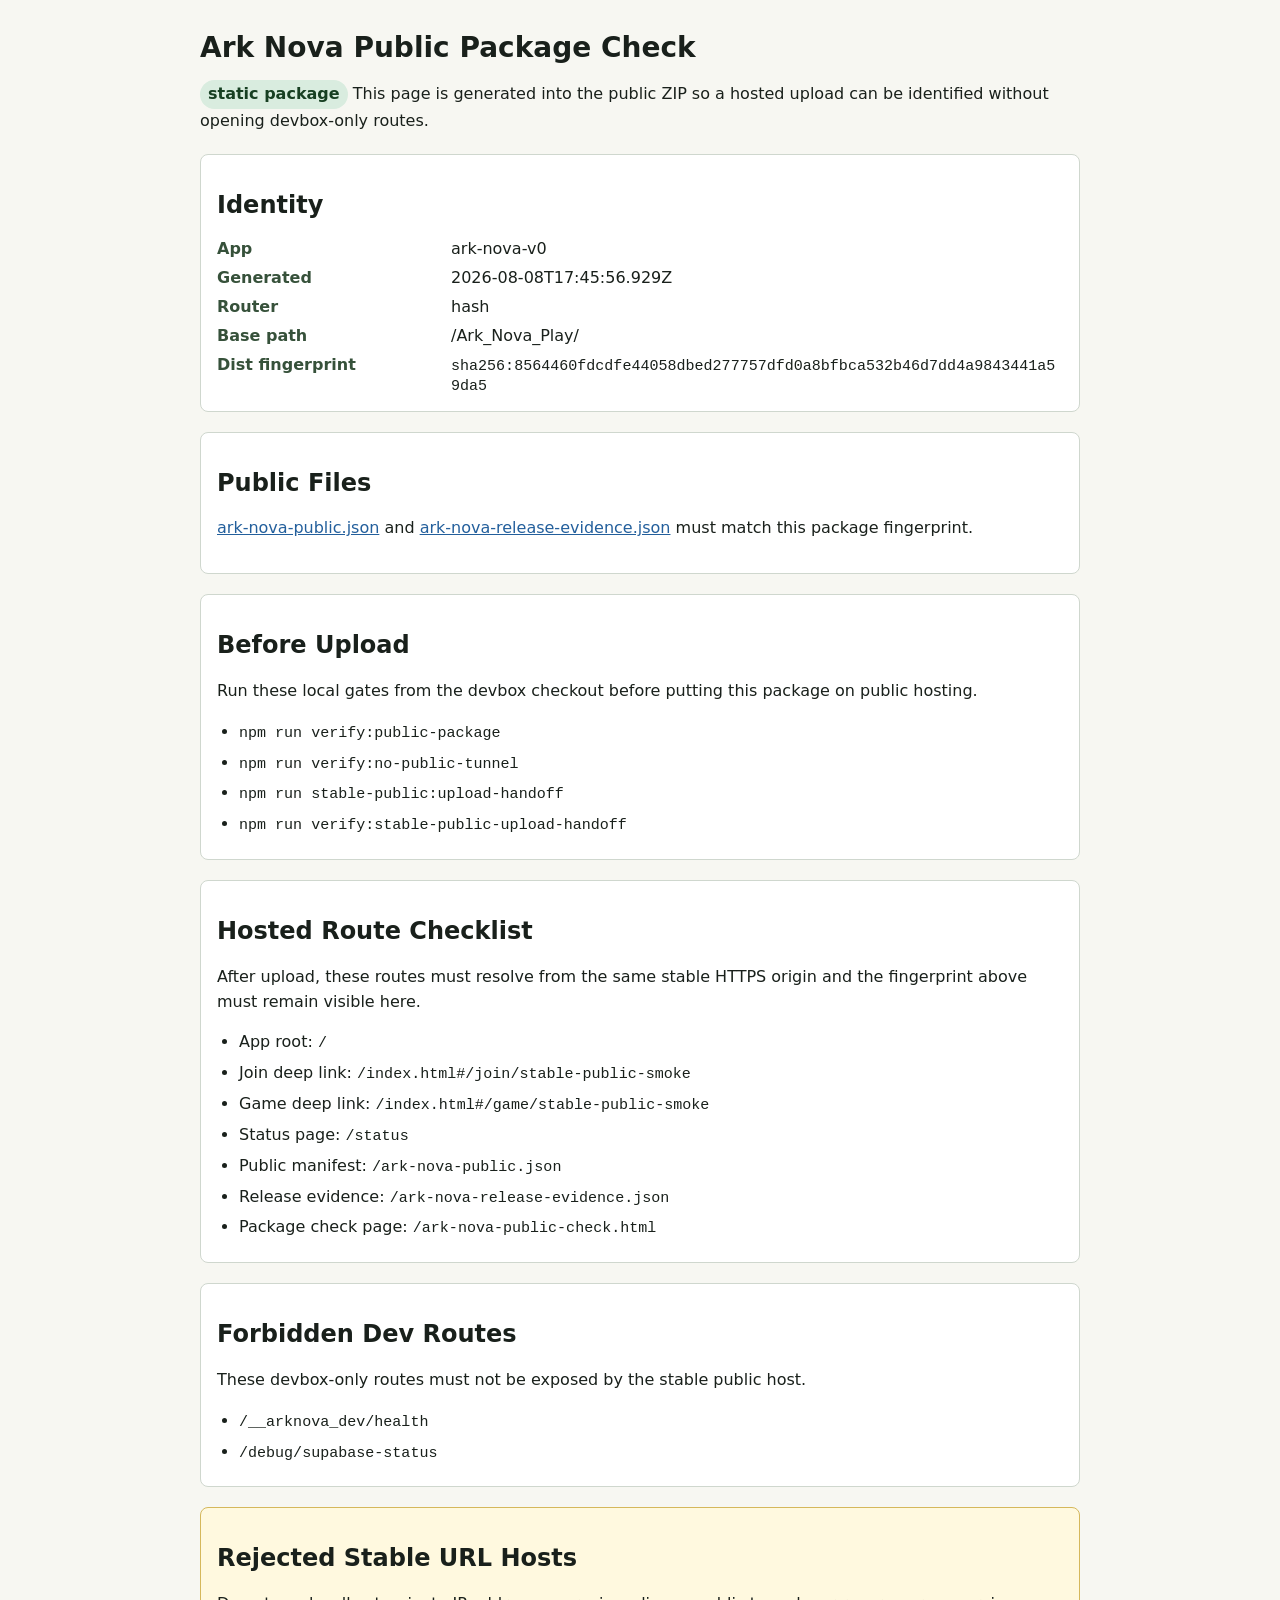
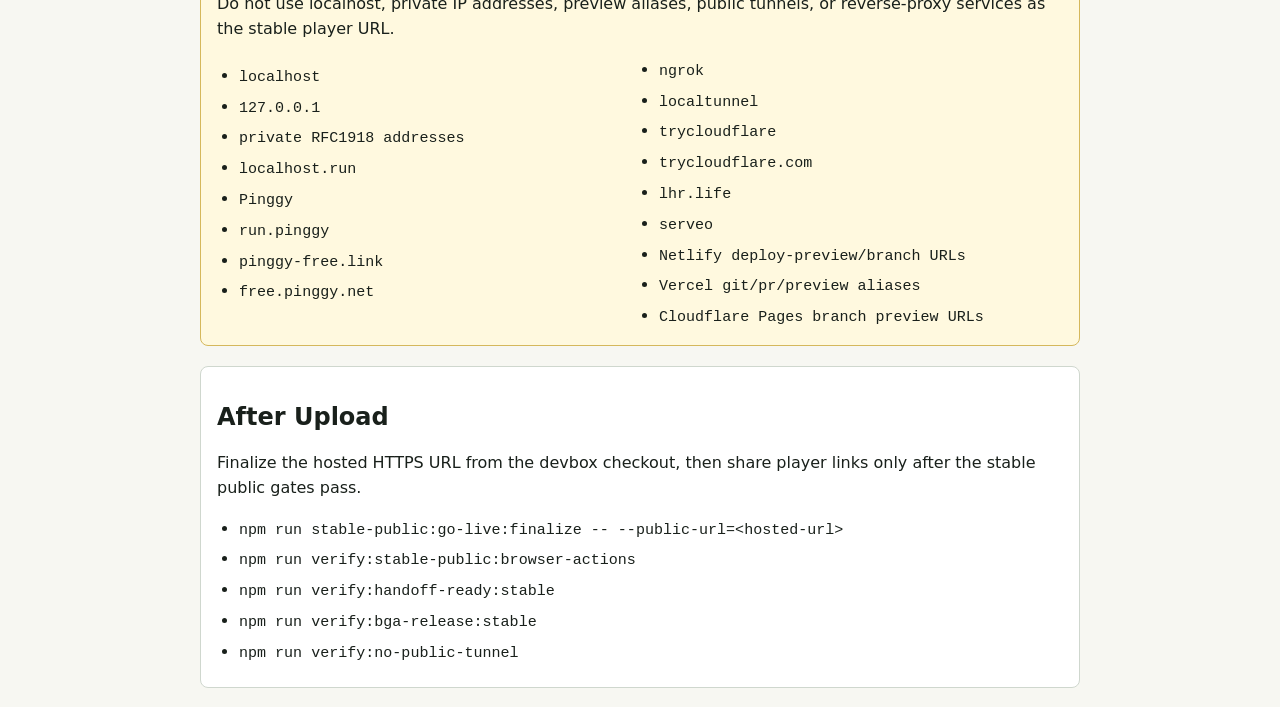
<file: ark-nova-public-check.html>
<!DOCTYPE html>
<html lang="en">
  <head>
    <meta charset="UTF-8" />
    <meta name="viewport" content="width=device-width, initial-scale=1.0" />
    <title>Ark Nova Public Package Check</title>
    <style>
      :root { color-scheme: light dark; font-family: Inter, ui-sans-serif, system-ui, -apple-system, BlinkMacSystemFont, "Segoe UI", sans-serif; }
      body { margin: 0; background: #f7f7f2; color: #19201b; }
      main { max-width: 880px; margin: 0 auto; padding: 32px 20px 48px; }
      h1 { margin: 0 0 8px; font-size: 28px; line-height: 1.15; letter-spacing: 0; }
      p { line-height: 1.55; }
      section { margin-top: 20px; padding: 16px; border: 1px solid #cfd7ce; border-radius: 8px; background: #ffffff; }
      dl { display: grid; grid-template-columns: minmax(140px, 220px) 1fr; gap: 10px 14px; margin: 0; }
      dt { font-weight: 700; color: #36513a; }
      dd { margin: 0; overflow-wrap: anywhere; }
      ul { margin: 10px 0 0; padding-left: 22px; }
      li { margin: 6px 0; line-height: 1.45; }
      code { font-family: ui-monospace, SFMono-Regular, Menlo, Consolas, monospace; font-size: 0.94em; }
      a { color: #235f9c; }
      .status { display: inline-block; padding: 2px 8px; border-radius: 999px; background: #d9ecdf; color: #173f22; font-weight: 700; }
      .warning { border-color: #d5b85c; background: #fff9df; }
      .compact { columns: 2; }
      @media (prefers-color-scheme: dark) {
        body { background: #111511; color: #e8eee6; }
        section { background: #192019; border-color: #435043; }
        dt { color: #a9d4ad; }
        a { color: #8cc5ff; }
        .status { background: #20412a; color: #cbf2d0; }
        .warning { border-color: #806f2e; background: #2b2714; }
      }
      @media (max-width: 680px) { dl { grid-template-columns: 1fr; } .compact { columns: 1; } }
    </style>
  </head>
  <body>
    <main data-testid="ark-nova-public-check" data-dist-fingerprint="sha256:8564460fdcdfe44058dbed277757dfd0a8bfbca532b46d7dd4a9843441a59da5">
      <h1>Ark Nova Public Package Check</h1>
      <p><span class="status">static package</span> This page is generated into the public ZIP so a hosted upload can be identified without opening devbox-only routes.</p>
      <section aria-labelledby="identity">
        <h2 id="identity">Identity</h2>
        <dl>
          <dt>App</dt><dd>ark-nova-v0</dd>
          <dt>Generated</dt><dd>2026-08-08T17:45:56.929Z</dd>
          <dt>Router</dt><dd>hash</dd>
          <dt>Base path</dt><dd>/Ark_Nova_Play/</dd>
          <dt>Dist fingerprint</dt><dd><code>sha256:8564460fdcdfe44058dbed277757dfd0a8bfbca532b46d7dd4a9843441a59da5</code></dd>
        </dl>
      </section>
      <section aria-labelledby="assets">
        <h2 id="assets">Public Files</h2>
        <p><a href="./ark-nova-public.json">ark-nova-public.json</a> and <a href="./ark-nova-release-evidence.json">ark-nova-release-evidence.json</a> must match this package fingerprint.</p>
      </section>
      <section aria-labelledby="pre-upload" data-testid="ark-nova-upload-checklist">
        <h2 id="pre-upload">Before Upload</h2>
        <p>Run these local gates from the devbox checkout before putting this package on public hosting.</p>
        <ul>
          <li><code>npm run verify:public-package</code></li>
          <li><code>npm run verify:no-public-tunnel</code></li>
          <li><code>npm run stable-public:upload-handoff</code></li>
          <li><code>npm run verify:stable-public-upload-handoff</code></li>
        </ul>
      </section>
      <section aria-labelledby="hosted-routes" data-testid="ark-nova-hosted-route-checklist">
        <h2 id="hosted-routes">Hosted Route Checklist</h2>
        <p>After upload, these routes must resolve from the same stable HTTPS origin and the fingerprint above must remain visible here.</p>
        <ul>
          <li>App root: <code>/</code></li>
          <li>Join deep link: <code>/index.html#/join/stable-public-smoke</code></li>
          <li>Game deep link: <code>/index.html#/game/stable-public-smoke</code></li>
          <li>Status page: <code>/status</code></li>
          <li>Public manifest: <code>/ark-nova-public.json</code></li>
          <li>Release evidence: <code>/ark-nova-release-evidence.json</code></li>
          <li>Package check page: <code>/ark-nova-public-check.html</code></li>
        </ul>
      </section>
      <section aria-labelledby="forbidden-dev-routes" data-testid="ark-nova-forbidden-dev-routes">
        <h2 id="forbidden-dev-routes">Forbidden Dev Routes</h2>
        <p>These devbox-only routes must not be exposed by the stable public host.</p>
        <ul>
          <li><code>/__arknova_dev/health</code></li>
          <li><code>/debug/supabase-status</code></li>
        </ul>
      </section>
      <section aria-labelledby="forbidden-hosts" class="warning" data-testid="ark-nova-forbidden-hosts">
        <h2 id="forbidden-hosts">Rejected Stable URL Hosts</h2>
        <p>Do not use localhost, private IP addresses, preview aliases, public tunnels, or reverse-proxy services as the stable player URL.</p>
        <ul class="compact">
          <li><code>localhost</code></li>
          <li><code>127.0.0.1</code></li>
          <li><code>private RFC1918 addresses</code></li>
          <li><code>localhost.run</code></li>
          <li><code>Pinggy</code></li>
          <li><code>run.pinggy</code></li>
          <li><code>pinggy-free.link</code></li>
          <li><code>free.pinggy.net</code></li>
          <li><code>ngrok</code></li>
          <li><code>localtunnel</code></li>
          <li><code>trycloudflare</code></li>
          <li><code>trycloudflare.com</code></li>
          <li><code>lhr.life</code></li>
          <li><code>serveo</code></li>
          <li><code>Netlify deploy-preview/branch URLs</code></li>
          <li><code>Vercel git/pr/preview aliases</code></li>
          <li><code>Cloudflare Pages branch preview URLs</code></li>
        </ul>
      </section>
      <section aria-labelledby="next">
        <h2 id="next">After Upload</h2>
        <p>Finalize the hosted HTTPS URL from the devbox checkout, then share player links only after the stable public gates pass.</p>
        <ul>
          <li><code>npm run stable-public:go-live:finalize -- --public-url=&lt;hosted-url&gt;</code></li>
          <li><code>npm run verify:stable-public:browser-actions</code></li>
          <li><code>npm run verify:handoff-ready:stable</code></li>
          <li><code>npm run verify:bga-release:stable</code></li>
          <li><code>npm run verify:no-public-tunnel</code></li>
        </ul>
      </section>
    </main>
  </body>
</html>
</file>
